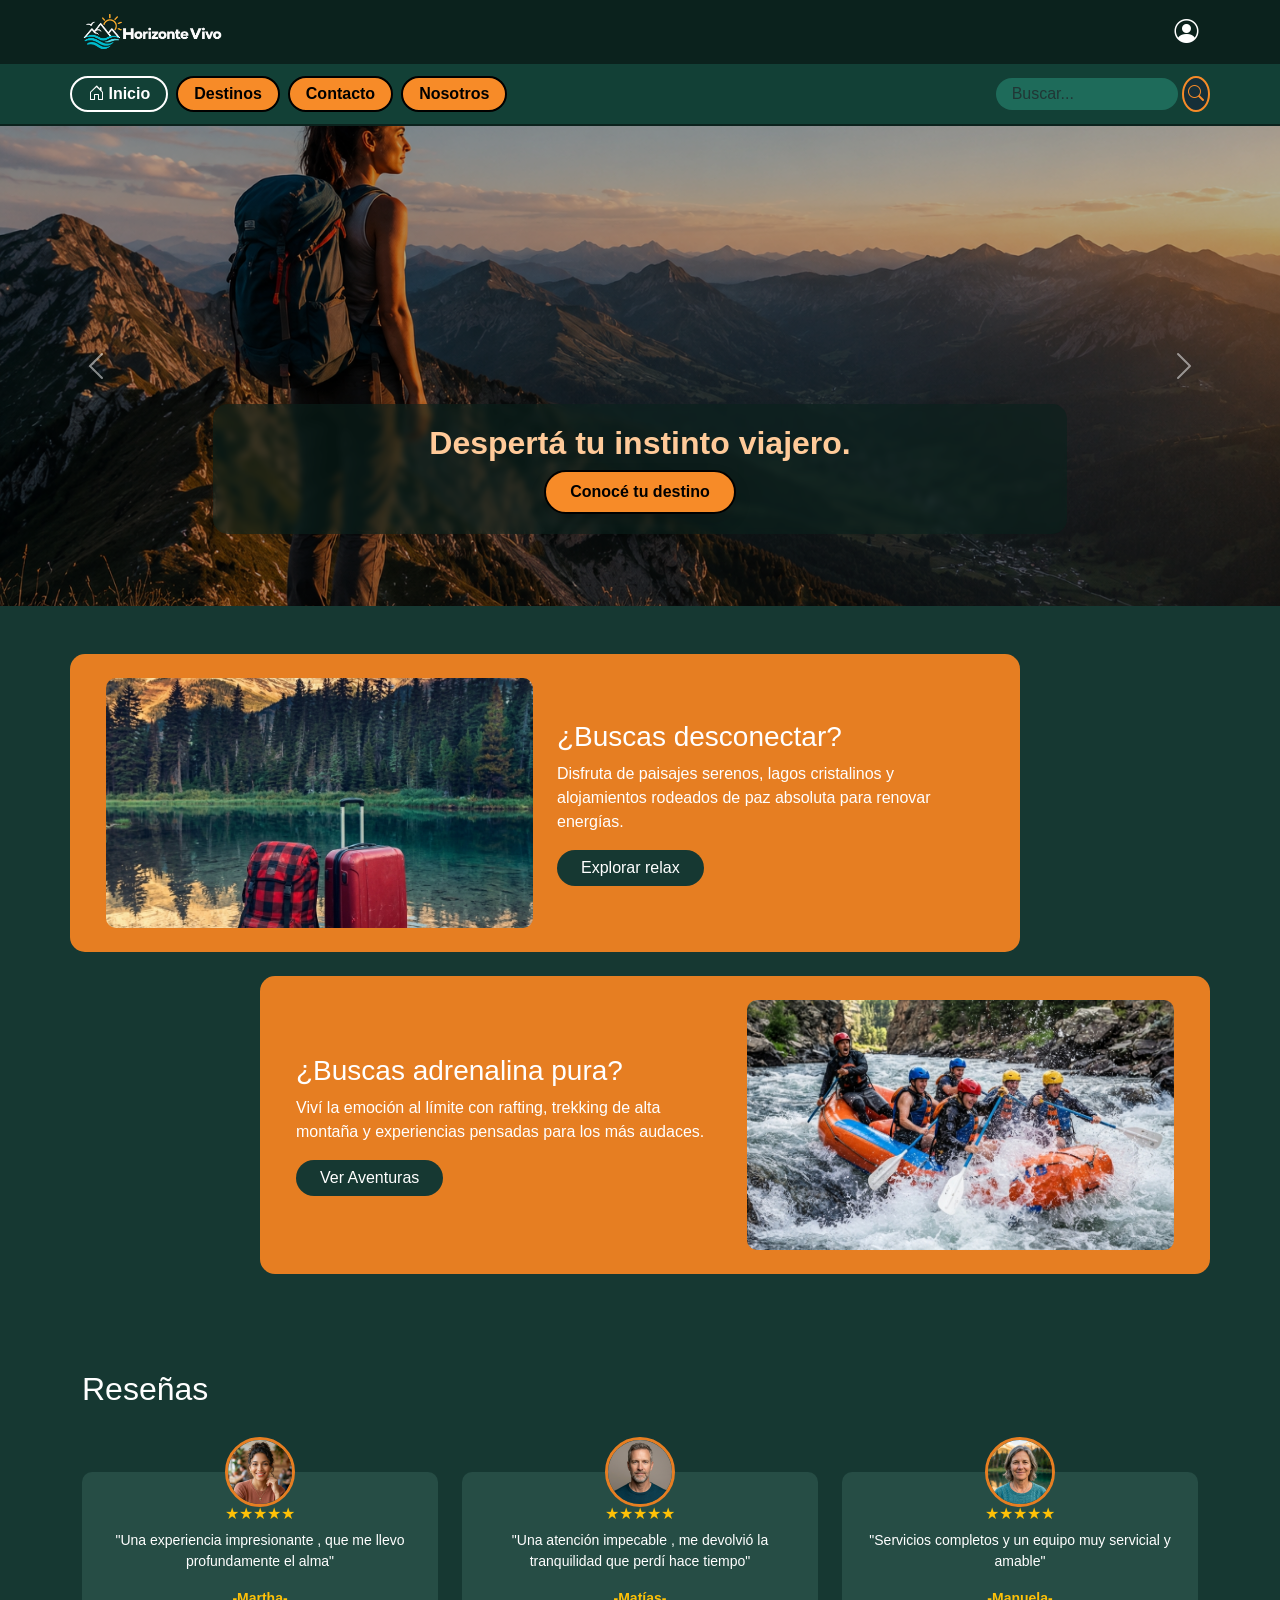
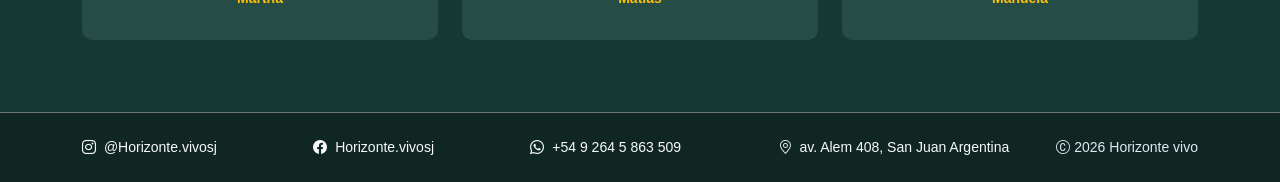
<file: index.html>
<!DOCTYPE html>
<html lang="es">
<head>
  <meta charset="UTF-8">
  <meta name="viewport" content="width=device-width, initial-scale=1.0">
  <title>Horizonte Vivo - Inicio</title>
  <!-- Favicon -->
  <link rel="icon" href="Style/Logo/loggo.png">
  
  <!-- CSS de Bootstrap y Bootstrap Icons -->
  <link href="https://cdn.jsdelivr.net/npm/bootstrap@5.3.2/dist/css/bootstrap.min.css" rel="stylesheet">
  <link href="https://cdn.jsdelivr.net/npm/bootstrap-icons@1.11.1/font/bootstrap-icons.css" rel="stylesheet">
  
  <!-- Mi hoja de estilos -->
  <link rel="stylesheet" href="estilos.css">
</head>
<body>

  <!-- BARRA DE NAVEGACION -->
  <header style="position: sticky; top: 0; z-index: 1020;">
    <!-- Franja 1: Logo y Usuario con Modal -->
    <div class="header-top py-2 px-3">
      <div class="container d-flex justify-content-between align-items-center">
        <a href="index.html">
          <img src="Style/Logo/loggo.png" alt="Logo Horizonte Vivo" style="height: 48px; width: auto;">
        </a>
        <a href="#" class="text-white fs-4" data-bs-toggle="modal" data-bs-target="#modalLogin" title="Iniciar sesión o Registrarse">
          <i class="bi bi-person-circle"></i>
        </a>
      </div>
    </div>

    <!-- Franja 2: Menu y Buscador -->
<div class="header-bottom py-2 px-3">

  <!-- Navbar -->
  <nav class="navbar navbar-expand-md p-0">
    <div class="container p-0 d-flex justify-content-between align-items-center flex-wrap">
      
      <!-- El Botón Responsivo -->
      <button class="navbar-toggler border-0 ms-auto my-1" type="button" data-bs-toggle="collapse" data-bs-target="#menuBotones" aria-controls="menuBotones" aria-expanded="false" aria-label="Toggle navigation">
        <span class="navbar-toggler-icon"></span>
      </button>

      <div class="collapse navbar-collapse" id="menuBotones">
        
        <!-- Botones de Navegación -->

        <div class="d-flex flex-column flex-md-row gap-2 my-2 my-md-1 w-100 justify-content-start">
          <a href="index.html" class="btn btn-nav rounded-pill px-3 py-1 active">
            <i class="bi bi-house-door"></i> Inicio
          </a>
          <a href="destinos.html" class="btn btn-nav rounded-pill px-3 py-1">Destinos</a>
          <a href="contacto.html" class="btn btn-nav rounded-pill px-3 py-1">Contacto</a>
          <a href="nosotros.html" class="btn btn-nav rounded-pill px-3 py-1">Nosotros</a>
        </div>

        <!-- Buscador -->
        <form class="d-flex align-items-center my-1" role="search">
          <input class="form-control input-buscar rounded-pill px-3 py-1 me-1" type="search" placeholder="Buscar...">
          <button class="btn btn-buscar rounded-circle p-1" type="submit">
            <i class="bi bi-search"></i>
          </button>
        </form>
      </div>
    </div>
  </nav>
</div>
  </header>

  <!-- CARRUSEL DE IMAGENES CON TEXTO FIJO -->
  <section class="contenedor-carrusel position-relative">
    <div id="carruselPrincipal" class="carousel slide carousel-fade" data-bs-ride="carousel">
      <div class="carousel-inner">
        <div class="carousel-item active">
          <img src="Style/Inicio/viajera.jpg" class="d-block w-100" alt="Viajera">
        </div>
        <div class="carousel-item">
          <img src="Style/Inicio/viajera2.jpg" class="d-block w-100" alt="Aventura">
        </div>
        <div class="carousel-item">
          <img src="Style/Inicio/viajero3.jpg" class="d-block w-100" alt="Paisaje">
        </div>
        <div class="carousel-item">
          <img src="Style/Inicio/viajero4.jpg" class="d-block w-100" alt="Desierto">
        </div>
        <div class="carousel-item">
          <img src="Style/Inicio/viajero5.jpg" class="d-block w-100" alt="Caminante">
        </div>
      </div>
      
      <button class="carousel-control-prev" type="button" data-bs-target="#carruselPrincipal" data-bs-slide="prev">
        <span class="carousel-control-prev-icon"></span>
      </button>
      <button class="carousel-control-next" type="button" data-bs-target="#carruselPrincipal" data-bs-slide="next">
        <span class="carousel-control-next-icon"></span>
      </button>
    </div>

    <div class="texto-hero-fijo container col-md-8">
      <h1 class="fw-bold mb-2" style="color: #ffca99; font-size: 2rem;">Despertá tu instinto viajero.</h1>
      <a href="#destinos" class="btn btn-nav rounded-pill px-4 py-2 shadow">Conocé tu destino</a>
    </div>
  </section>

  <!-- SECCION DE DESTINOS (TARJETAS) -->
  <main id="destinos" class="py-5">
    <div class="container">
      
      <!-- Tarjeta 1: Desconectar -->
      <div class="row mb-4">
        <div class="col-md-10 me-auto">
          <div class="tarjeta-naranja p-4 row align-items-center">
            <div class="col-md-6 mb-3 mb-md-0">
              <img src="Style/Inicio/desconecta.jpg" class="img-tarjeta" alt="Desconecta">
            </div>
            <div class="col-md-6">
              <h3>¿Buscas desconectar?</h3>
              <p>Disfruta de paisajes serenos, lagos cristalinos y alojamientos rodeados de paz absoluta para renovar energías.</p>
              <a href="contacto.html" class="btn btn-verde rounded-pill px-4">Explorar relax</a>
            </div>
          </div>
        </div>
      </div>

      <!-- Tarjeta 2: Adrenalina -->
      <div class="row mb-4">
        <div class="col-md-10 ms-auto">
          <div class="tarjeta-naranja p-4 row align-items-center">
            <div class="col-md-6 order-md-2 mb-3 mb-md-0">
              <img src="Style/Inicio/adrena.jpg" class="img-tarjeta" alt="Adrenalina">
            </div>
            <div class="col-md-6 order-md-1">
              <h3>¿Buscas adrenalina pura?</h3>
              <p>Viví la emoción al límite con rafting, trekking de alta montaña y experiencias pensadas para los más audaces.</p>
              <a href="destinos.html" class="btn btn-verde rounded-pill px-4">Ver Aventuras</a>
            </div>
          </div>
        </div>
      </div>

    </div>
  </main>

  <!-- SECCION DE RESEÑAS -->
  <section class="py-4">
    <div class="container">
      <h2 class="mb-4">Reseñas</h2>
      <div class="row g-4">
        
        <!-- Reseña 1 -->
        <div class="col-md-4">
          <div class="tarjeta-resena">
            <img src="Style/Inicio/Reseñas/resena1.jpg" class="img-resena" alt="Martha">
            <p class="text-warning mb-1">★★★★★</p>
            <p class="small">"Una experiencia impresionante , que me llevo profundamente el alma"</p>
            <p class="fw-bold text-warning small">-Martha-</p>
          </div>
        </div>

        <!-- Reseña 2 -->
        <div class="col-md-4">
          <div class="tarjeta-resena">
            <img src="Style/Inicio/Reseñas/resena2.jpg" class="img-resena" alt="Matías">
            <p class="text-warning mb-1">★★★★★</p>
            <p class="small">"Una atención impecable , me devolvió la tranquilidad que perdí hace tiempo"</p>
            <p class="fw-bold text-warning small">-Matías-</p>
          </div>
        </div>

        <!-- Reseña 3 -->
        <div class="col-md-4">
          <div class="tarjeta-resena">
            <img src="Style/Inicio/Reseñas/resena3.jpg" class="img-resena" alt="Manuela">
            <p class="text-warning mb-1">★★★★★</p>
            <p class="small">"Servicios completos y un equipo muy servicial y amable"</p>
            <p class="fw-bold text-warning small">-Manuela-</p>
          </div>
        </div>

      </div>
    </div>
  </section>

  <!-- PIE DE PAGINA (FOOTER) -->
  <footer class="py-4 mt-5 border-top border-secondary">
    <div class="container">
      <div class="row align-items-center text-center text-md-start g-3">
        
        <div class="col-md-10 d-flex flex-wrap justify-content-center justify-content-md-between gap-3 small">
          <div><i class="bi bi-instagram me-1"></i> @Horizonte.vivosj</div>
          <div><i class="bi bi-facebook me-1"></i> Horizonte.vivosj</div>
          <div><i class="bi bi-whatsapp me-1"></i> +54 9 264 5 863 509</div>
          <div><i class="bi bi-geo-alt me-1"></i> av. Alem 408, San Juan Argentina</div>
        </div>

        <div class="col-md-2 text-center text-md-end small text-white-50">
          <i class="bi bi-c-circle"></i> 2026 Horizonte vivo
        </div>

      </div>
    </div>
  </footer>

  <!-- MODAL DE LOGIN / REGISTRO -->
  <div class="modal fade" id="modalLogin" tabindex="-1" aria-labelledby="modalLoginLabel" aria-hidden="true">
    <div class="modal-dialog modal-dialog-centered">
      <div class="modal-content" style="background-color: #124036; color: #ffffff; border: 2px solid #2bc4ad; border-radius: 15px;">
        
        <div class="modal-header border-bottom border-secondary" style="background-color: #e67e22; color: #000000;">
          <h5 class="modal-title fw-bold" id="modalLoginLabel">
            <i class="bi bi-person-circle me-2"></i> Acceso a Horizonte Vivo
          </h5>
          <button type="button" class="btn-close" data-bs-dismiss="modal" aria-label="Close"></button>
        </div>

        <div class="modal-body p-4">
          <form>
            <div class="mb-3">
              <label for="loginEmail" class="form-label fw-bold">Correo Electrónico</label>
              <input type="email" class="form-control" id="loginEmail" placeholder="correo@ejemplo.com" required>
            </div>

            <div class="mb-3">
              <label for="loginPassword" class="form-label fw-bold">Contraseña</label>
              <input type="password" class="form-control" id="loginPassword" placeholder="********" required>
            </div>

            <div class="d-grid gap-2 mt-4">
              <button type="submit" class="btn btn-nav rounded-pill py-2 fw-bold" style="background-color: #e67e22; color: #000; border: none;">
                Iniciar Sesión
              </button>
            </div>
          </form>

          <hr class="my-4 border-secondary">

          <div class="text-center small">
            <p class="mb-1 text-white-50">¿Aún no tenés una cuenta?</p>
            <a href="#" class="text-warning fw-bold text-decoration-none">Registrate acá</a>
          </div>
        </div>

      </div>
    </div>
  </div>

  <!-- Script JS de Bootstrap -->
  <script src="https://cdn.jsdelivr.net/npm/bootstrap@5.3.2/dist/js/bootstrap.bundle.min.js"></script>
</body>
</html>
</file>
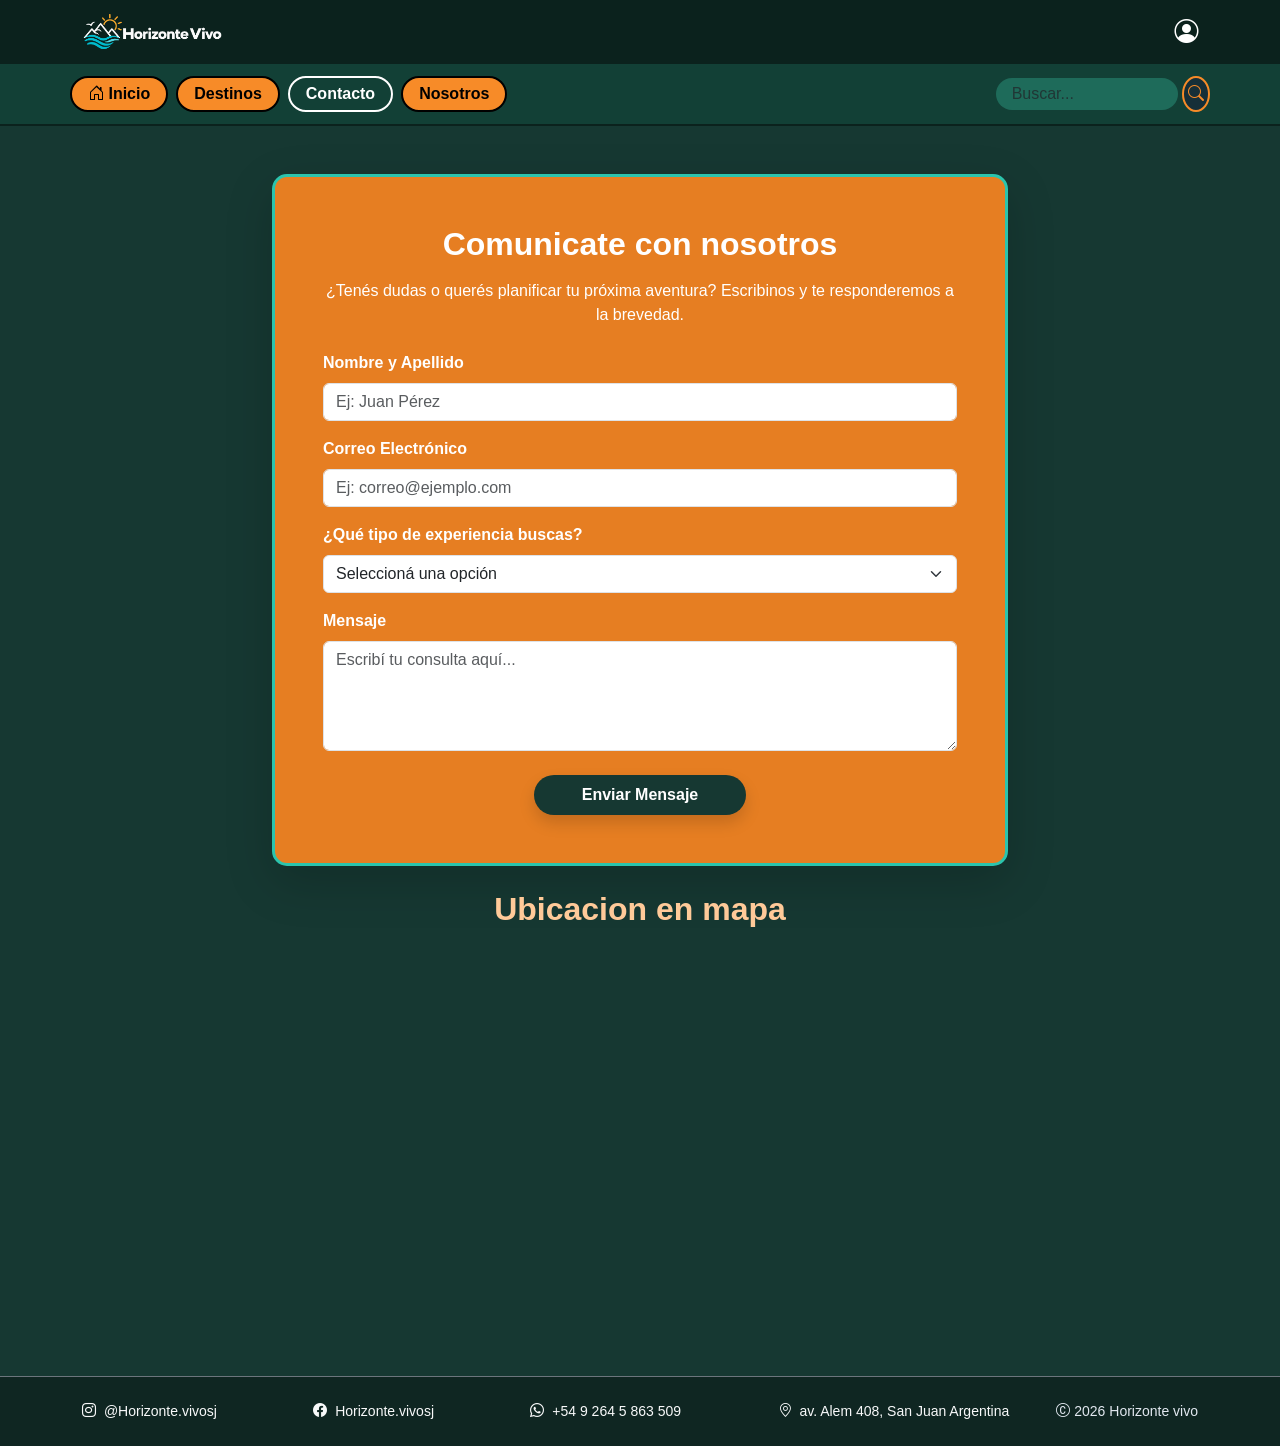
<file: contacto.html>
<!DOCTYPE html>
<html lang="es">
<head>
  <meta charset="UTF-8">
  <meta name="viewport" content="width=device-width, initial-scale=1.0">
  <title>Horizonte Vivo - Contacto</title>
  <!-- Favicon -->
  <link rel="icon" href="Style/Logo/loggo.png">
  
  <!-- CSS de Bootstrap y Bootstrap Icons -->
  <link href="https://cdn.jsdelivr.net/npm/bootstrap@5.3.2/dist/css/bootstrap.min.css" rel="stylesheet">
  <link href="https://cdn.jsdelivr.net/npm/bootstrap-icons@1.11.1/font/bootstrap-icons.css" rel="stylesheet">
  
  <!-- Mi hoja de estilos -->
  <link rel="stylesheet" href="estilos.css">
</head>
<body>

  <!-- BARRA DE NAVEGACION -->
  <header class="sticky-top">
    <!-- Franja 1: Logo y Usuario con Modal -->
    <div class="header-top py-2 px-3">
      <div class="container d-flex justify-content-between align-items-center">
        <a href="index.html">
          <img src="Style/Logo/loggo.png" alt="Logo Horizonte Vivo" style="height: 48px; width: auto;">
        </a>
        <a href="#" class="text-white fs-4" data-bs-toggle="modal" data-bs-target="#modalLogin" title="Iniciar sesión o Registrarse">
          <i class="bi bi-person-circle"></i>
        </a>
      </div>
    </div>

    <!-- Franja 2: Menu y Buscador -->
<div class="header-bottom py-2 px-3">

  <!-- Navbar -->
  <nav class="navbar navbar-expand-md p-0">
    <div class="container p-0 d-flex justify-content-between align-items-center flex-wrap">
      
      <!-- El Botón Responsivo -->
      <button class="navbar-toggler border-0 ms-auto my-1" type="button" data-bs-toggle="collapse" data-bs-target="#menuBotones" aria-controls="menuBotones" aria-expanded="false" aria-label="Toggle navigation">
        <span class="navbar-toggler-icon"></span>
      </button>

      <div class="collapse navbar-collapse" id="menuBotones">
        
        <!-- Botones de Navegación -->

        <div class="d-flex flex-column flex-md-row gap-2 my-2 my-md-1 w-100 justify-content-start">
          <a href="index.html" class="btn btn-nav rounded-pill px-3 py-1">
            <i class="bi bi-house-door"></i> Inicio
          </a>
          <a href="destinos.html" class="btn btn-nav rounded-pill px-3 py-1">Destinos</a>
          <a href="contacto.html" class="btn btn-nav rounded-pill px-3 py-1 active">Contacto</a>
          <a href="nosotros.html" class="btn btn-nav rounded-pill px-3 py-1">Nosotros</a>
        </div>

        <!-- Buscador -->
        <form class="d-flex align-items-center my-1" role="search">
          <input class="form-control input-buscar rounded-pill px-3 py-1 me-1" type="search" placeholder="Buscar...">
          <button class="btn btn-buscar rounded-circle p-1" type="submit">
            <i class="bi bi-search"></i>
          </button>
        </form>
      </div>
    </div>
  </nav>
</div>
  </header>

  <!-- SECCION FORMULARIO DE CONTACTO -->
  <main class="py-5">
    <div class="container">
      <div class="row justify-content-center">
        <div class="col-md-8">
          
          <div class="caja-contacto p-4 p-md-5 shadow-lg">
            <h2 class="text-center mb-3 fw-bold">Comunicate con nosotros</h2>
            <p class="text-center mb-4">¿Tenés dudas o querés planificar tu próxima aventura? Escribinos y te responderemos a la brevedad.</p>

            <form action="#" method="POST">
              <div class="mb-3">
                <label for="nombre" class="form-label fw-bold">Nombre y Apellido</label>
                <input type="text" class="form-control" id="nombre" placeholder="Ej: Juan Pérez" required>
              </div>

              <div class="mb-3">
                <label for="email" class="form-label fw-bold">Correo Electrónico</label>
                <input type="email" class="form-control" id="email" placeholder="Ej: correo@ejemplo.com" required>
              </div>

              <div class="mb-3">
                <label for="interes" class="form-label fw-bold">¿Qué tipo de experiencia buscas?</label>
                <select class="form-select" id="interes" required>
                  <option selected disabled value="">Seleccioná una opción</option>
                  <option value="desconectar">Desconexión y Relax</option>
                  <option value="adrenalina">Adrenalina Pura y Aventura</option>
                  <option value="ambas">Ambas experiencias</option>
                </select>
              </div>

              <div class="mb-4">
                <label for="mensaje" class="form-label fw-bold">Mensaje</label>
                <textarea class="form-control" id="mensaje" rows="4" placeholder="Escribí tu consulta aquí..." required></textarea>
              </div>

              <div class="text-center">
                <button type="submit" class="btn btn-verde rounded-pill px-5 py-2 fw-bold shadow">
                  Enviar Mensaje
                </button>
              </div>
            </form>
          </div>

        </div>
      </div>
    </div>

<!-- Iframe -->
    <div class="container my-4">
      <div class="col-12 col-md-8 mx-auto text-center">
          <h2 class="textoMapa">Ubicacion en mapa</h2>
        <div class="ratio ratio-21x9">        
          <iframe src="https://www.google.com/maps/embed?pb=!1m18!1m12!1m3!1d1278.9434458636522!2d-68.53182629792398!3d-31.53945521137874!2m3!1f0!2f0!3f0!3m2!1i1024!2i768!4f13.1!3m3!1m2!1s0x96814025ef2246f5%3A0x5cf5c201ec2fb99e!2sAv.%20Leandro%20N.%20Alem%20Sur%20408%2C%20J5402DYR%20San%20Juan!5e1!3m2!1ses!2sar!4v1794927014586!5m2!1ses!2sar"
           class="w-100 rounded"
           width="600" height="400" 
           style="border: 0;" 
           allowfullscreen="" 
           loading="lazy" referrerpolicy="strict-origin-when-cross-origin"
           title="Mapa de ubicacion">
          
          </iframe>
      </div>
    </div>
  </div>
</main>

  <!-- PIE DE PAGINA (FOOTER) -->
  <footer class="py-4 mt-5 border-top border-secondary">
    <div class="container">
      <div class="row align-items-center text-center text-md-start g-3">
        
        <div class="col-md-10 d-flex flex-wrap justify-content-center justify-content-md-between gap-3 small">
          <div><i class="bi bi-instagram me-1"></i> @Horizonte.vivosj</div>
          <div><i class="bi bi-facebook me-1"></i> Horizonte.vivosj</div>
          <div><i class="bi bi-whatsapp me-1"></i> +54 9 264 5 863 509</div>
          <div><i class="bi bi-geo-alt me-1"></i> av. Alem 408, San Juan Argentina</div>
        </div>

        <div class="col-md-2 text-center text-md-end small text-white-50">
          <i class="bi bi-c-circle"></i> 2026 Horizonte vivo
        </div>

      </div>
    </div>
  </footer>

  <!-- MODAL DE LOGIN / REGISTRO -->
  <div class="modal fade" id="modalLogin" tabindex="-1" aria-labelledby="modalLoginLabel" aria-hidden="true">
    <div class="modal-dialog modal-dialog-centered">
      <div class="modal-content" style="background-color: #124036; color: #ffffff; border: 2px solid #2bc4ad; border-radius: 15px;">
        
        <div class="modal-header border-bottom border-secondary" style="background-color: #e67e22; color: #000000;">
          <h5 class="modal-title fw-bold" id="modalLoginLabel">
            <i class="bi bi-person-circle me-2"></i> Acceso a Horizonte Vivo
          </h5>
          <button type="button" class="btn-close" data-bs-dismiss="modal" aria-label="Close"></button>
        </div>

        <div class="modal-body p-4">
          <form>
            <div class="mb-3">
              <label for="loginEmail" class="form-label fw-bold">Correo Electrónico</label>
              <input type="email" class="form-control" id="loginEmail" placeholder="correo@ejemplo.com" required>
            </div>

            <div class="mb-3">
              <label for="loginPassword" class="form-label fw-bold">Contraseña</label>
              <input type="password" class="form-control" id="loginPassword" placeholder="********" required>
            </div>

            <div class="d-grid gap-2 mt-4">
              <button type="submit" class="btn btn-nav rounded-pill py-2 fw-bold" style="background-color: #e67e22; color: #000; border: none;">
                Iniciar Sesión
              </button>
            </div>
          </form>

          <hr class="my-4 border-secondary">

          <div class="text-center small">
            <p class="mb-1 text-white-50">¿Aún no tenés una cuenta?</p>
            <a href="#" class="text-warning fw-bold text-decoration-none">Registrate acá</a>
          </div>
        </div>

      </div>
    </div>
  </div>

  <!-- Script JS de Bootstrap -->
  <script src="https://cdn.jsdelivr.net/npm/bootstrap@5.3.2/dist/js/bootstrap.bundle.min.js"></script>
</body>
</html>
</file>
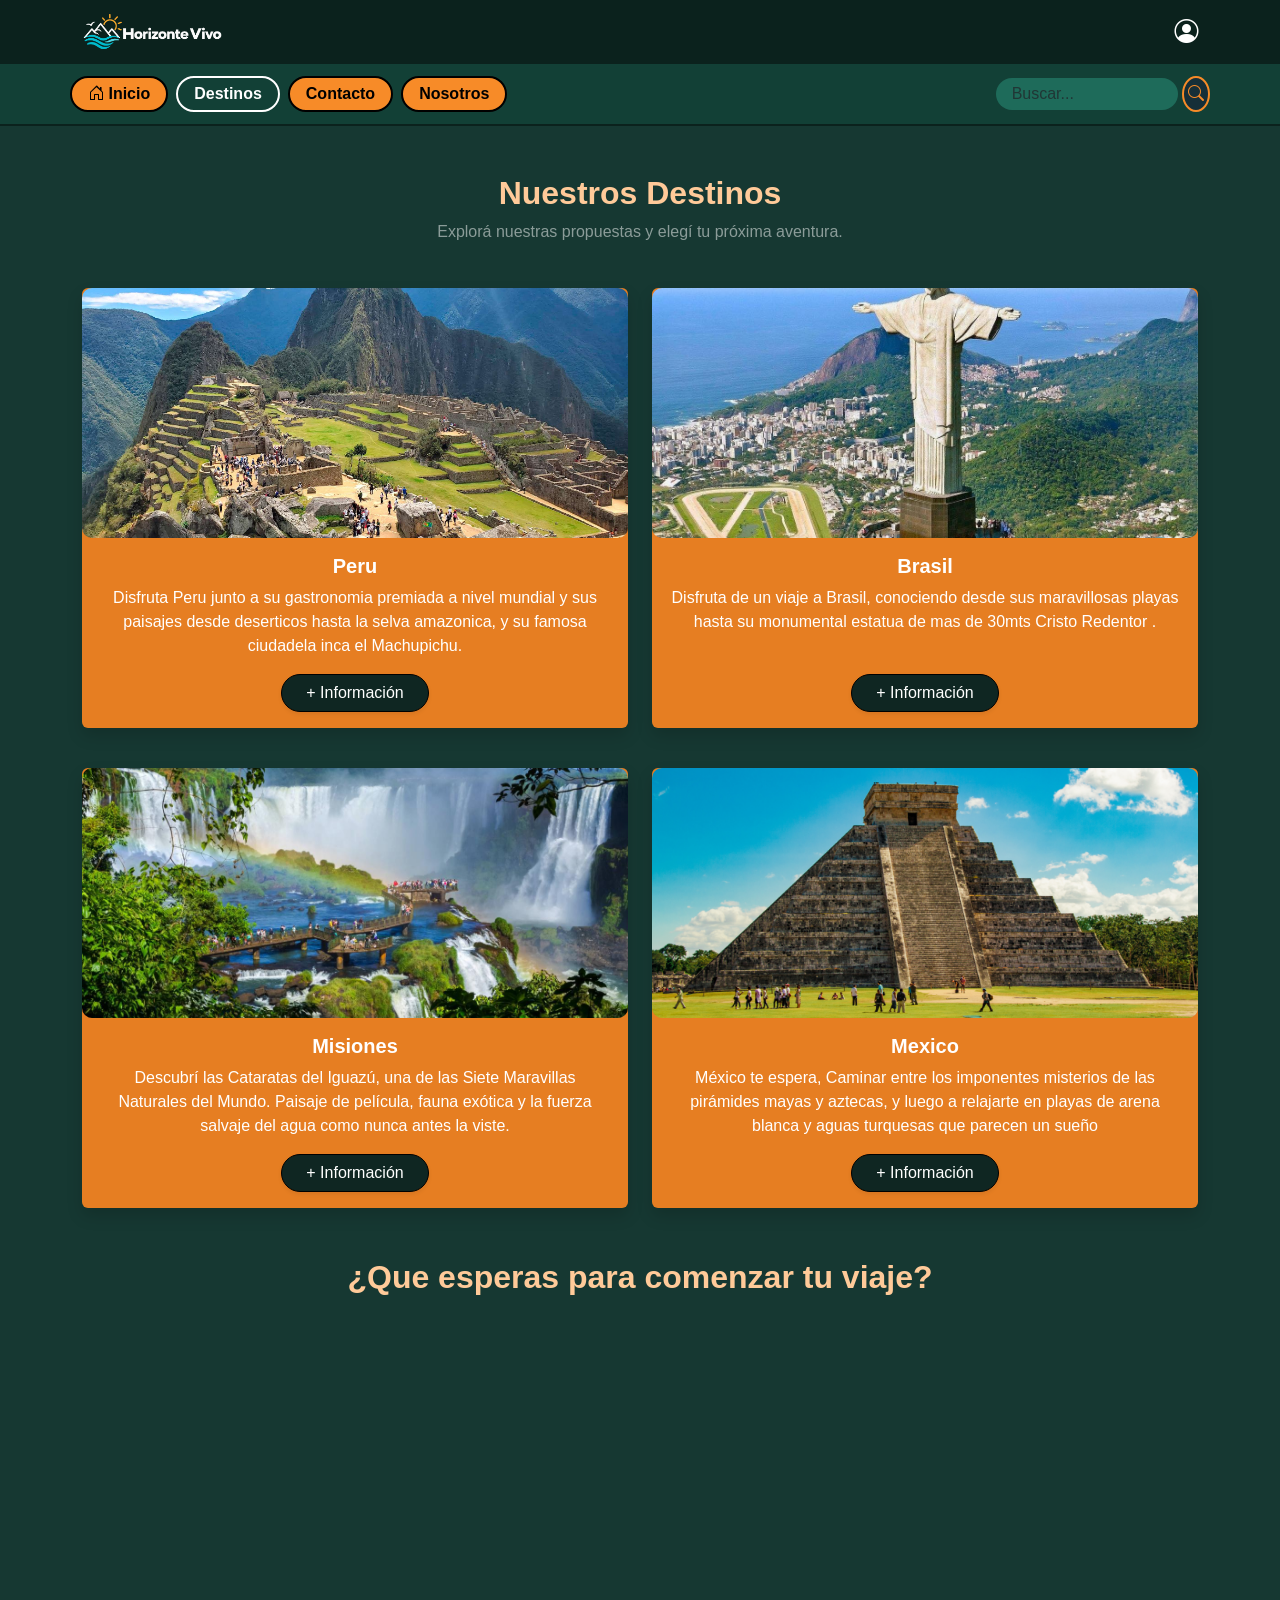
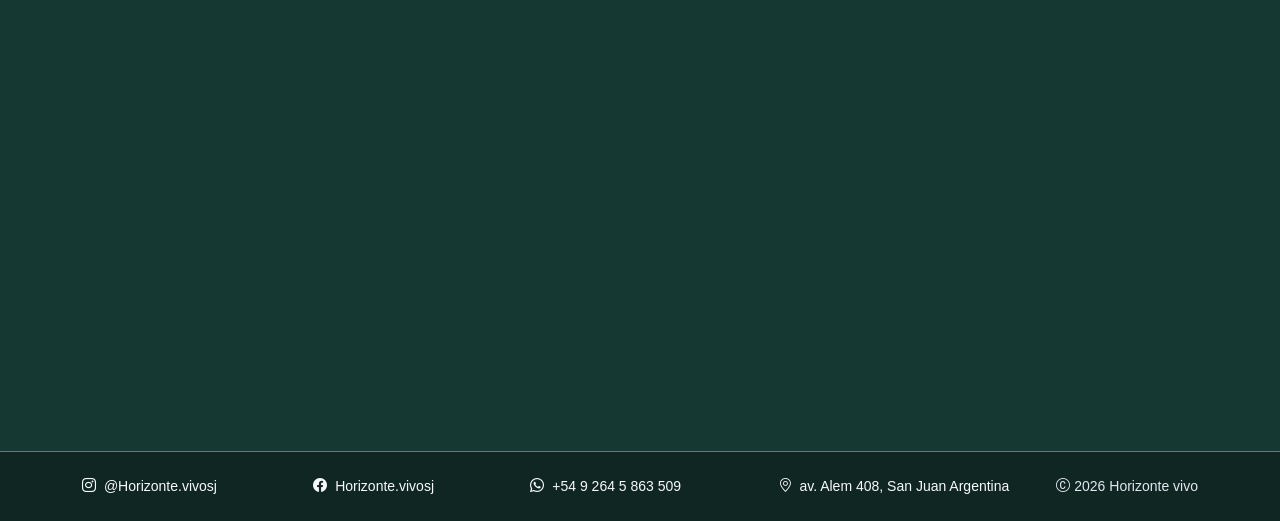
<file: destinos.html>
<!DOCTYPE html>
<html lang="es">
<head>
  <meta charset="UTF-8">
  <meta name="viewport" content="width=device-width, initial-scale=1.0">
  <title>Horizonte Vivo - Destinos</title>
  <!-- Favicon -->
  <link rel="icon" href="Style/Logo/loggo.png">
  
  <!-- CSS de Bootstrap y Bootstrap Icons -->
  <link href="https://cdn.jsdelivr.net/npm/bootstrap@5.3.2/dist/css/bootstrap.min.css" rel="stylesheet">
  <link href="https://cdn.jsdelivr.net/npm/bootstrap-icons@1.11.1/font/bootstrap-icons.css" rel="stylesheet">
  
  <!-- Mi hoja de estilos -->
  <link rel="stylesheet" href="estilos.css">
</head>
<body class="d-flex flex-column min-vh-100">

  <!-- BARRA DE NAVEGACION -->
  <header class="sticky-top">
    <!-- Franja 1: Logo y Usuario con Modal -->
    <div class="header-top py-2 px-3">
      <div class="container d-flex justify-content-between align-items-center">
        <a href="index.html">
          <img src="Style/Logo/loggo.png" alt="Logo Horizonte Vivo" style="height: 48px; width: auto;">
        </a>
        <a href="#" class="text-white fs-4" data-bs-toggle="modal" data-bs-target="#modalLogin" title="Iniciar sesión o Registrarse">
          <i class="bi bi-person-circle"></i>
        </a>
      </div>
    </div>

    <!-- Franja 2: Menu y Buscador -->
<div class="header-bottom py-2 px-3">

  <!-- Navbar -->
  <nav class="navbar navbar-expand-md p-0">
    <div class="container p-0 d-flex justify-content-between align-items-center flex-wrap">
      
      <!-- El Botón Responsivo -->
      <button class="navbar-toggler border-0 ms-auto my-1" type="button" data-bs-toggle="collapse" data-bs-target="#menuBotones" aria-controls="menuBotones" aria-expanded="false" aria-label="Toggle navigation">
        <span class="navbar-toggler-icon"></span>
      </button>

      <div class="collapse navbar-collapse" id="menuBotones">
        
        <!-- Botones de Navegación -->

        <div class="d-flex flex-column flex-md-row gap-2 my-2 my-md-1 w-100 justify-content-start">
          <a href="index.html" class="btn btn-nav rounded-pill px-3 py-1">
            <i class="bi bi-house-door"></i> Inicio
          </a>
          <a href="destinos.html" class="btn btn-nav rounded-pill px-3 py-1 active">Destinos</a>
          <a href="contacto.html" class="btn btn-nav rounded-pill px-3 py-1">Contacto</a>
          <a href="nosotros.html" class="btn btn-nav rounded-pill px-3 py-1">Nosotros</a>
        </div>

        <!-- Buscador -->
        <form class="d-flex align-items-center my-1" role="search">
          <input class="form-control input-buscar rounded-pill px-3 py-1 me-1" type="search" placeholder="Buscar...">
          <button class="btn btn-buscar rounded-circle p-1" type="submit">
            <i class="bi bi-search"></i>
          </button>
        </form>
      </div>
    </div>
  </nav>
</div>
  </header>

  <!-- SECCION DE TARJETAS DE DESTINOS -->
  <main class="flex-grow-1 container my-5">
    <div class="text-center mb-5">
      <h2 class="fw-bold" style="color: #ffca99;">Nuestros Destinos</h2>
      <p class="text-white-50">Explorá nuestras propuestas y elegí tu próxima aventura.</p>
    </div>

    <div class="row g-4">

      <!-- Tarjeta 1: Peru -->
      <div class="col-sm-6 text-center">
        <div class="card h-100 shadow border-0">
          <img src="Style/Etiquetas/Foto Peru.jpg" class="card-img-top img-tarjeta" alt="Peru">
          <div class="card-body d-flex flex-column">
            <h5 class="card-title fw-bold">Peru</h5>
            <p class="card-text">Disfruta Peru junto a su gastronomia premiada a nivel mundial y sus paisajes desde deserticos hasta la selva amazonica, y su famosa ciudadela inca el Machupichu.</p>
            <div class="mt-auto">
              <a href="#" class="btn px-4 rounded-pill shadow-sm" data-bs-toggle="modal" data-bs-target="#ModalPeru">+ Información</a>
            </div>
          </div>
        </div>
      </div>

      <!-- Tarjeta 2: Brasil -->
      <div class="col-sm-6 text-center">
        <div class="card h-100 shadow border-0">
          <img src="Style/Etiquetas/Foto Brasil.jpg" class="card-img-top img-tarjeta" alt="Brasil">
          <div class="card-body d-flex flex-column">
            <h5 class="card-title fw-bold">Brasil</h5>
            <p class="card-text">Disfruta de un viaje a Brasil, conociendo desde sus maravillosas playas hasta su monumental estatua de mas de 30mts Cristo Redentor .</p>
            <div class="mt-auto">
              <a href="#" class="btn px-4 rounded-pill shadow-sm" data-bs-toggle="modal" data-bs-target="#ModalBrasil">+ Información</a>
            </div>
          </div>
        </div>
      </div>

      <!-- Tarjeta 3: Misiones -->
      <div class="col-sm-6 text-center">
        <div class="card h-100 shadow border-0">
          <img src="Style/Etiquetas/Foto Misiones.jpg" class="card-img-top img-tarjeta" alt="Misiones">
          <div class="card-body d-flex flex-column">
            <h5 class="card-title fw-bold">Misiones</h5>
            <p class="card-text">Descubrí las Cataratas del Iguazú, una de las Siete Maravillas Naturales del Mundo. Paisaje de película, fauna exótica y la fuerza salvaje del agua como nunca antes la viste.</p>
            <div class="mt-auto">
              <a href="#" class="btn px-4 rounded-pill shadow-sm" data-bs-toggle="modal" data-bs-target="#ModalMisiones">+ Información</a>
            </div>
          </div>
        </div>
      </div>

      <!-- Tarjeta 4: Mexico -->
      <div class="col-sm-6 text-center">
        <div class="card h-100 shadow border-0">
          <img src="Style/Etiquetas/Foto mexico.png" class="card-img-top img-tarjeta" alt="Mexico">
          <div class="card-body d-flex flex-column">
            <h5 class="card-title fw-bold">Mexico</h5>
            <p class="card-text">México te espera, Caminar entre los imponentes misterios de las pirámides mayas y aztecas, y luego a relajarte en playas de arena blanca y aguas turquesas que parecen un sueño</p>
            <div class="mt-auto">
              <a href="#" class="btn px-4 rounded-pill shadow-sm" data-bs-toggle="modal" data-bs-target="#ModalMexico">+ Información</a>
            </div>
          </div>
        </div>
      </div>
    </div>
    
    <h2 class="textoVideo ">¿Que esperas para comenzar tu viaje?</h2>
    <div style="padding:56.25% 0 0 0;position:relative;">
      <iframe src="https://player.vimeo.com/video/1168217398?autoplay=1&loop=1&background=1&amp;player_id=0&amp;app_id=58479"
       frameborder="0"
       class="w-100 rounded"
       allow="autoplay; fullscreen; picture-in-picture; clipboard-write; encrypted-media; web-share" referrerpolicy="strict-origin-when-cross-origin" 
       style="position:absolute;top:0;left:0;width:90%;height:78%;" title="Excursion">
      </iframe>
    </div>
    <script src="https://player.vimeo.com/api/player.js"></script>

  </main>

  <!-- PIE DE PAGINA (FOOTER) -->
  <footer class="py-4 mt-5 border-top border-secondary">
    <div class="container">
      <div class="row align-items-center text-center text-md-start g-3">
        
        <div class="col-md-10 d-flex flex-wrap justify-content-center justify-content-md-between gap-3 small">
          <div><i class="bi bi-instagram me-1"></i> @Horizonte.vivosj</div>
          <div><i class="bi bi-facebook me-1"></i> Horizonte.vivosj</div>
          <div><i class="bi bi-whatsapp me-1"></i> +54 9 264 5 863 509</div>
          <div><i class="bi bi-geo-alt me-1"></i> av. Alem 408, San Juan Argentina</div>
        </div>

        <div class="col-md-2 text-center text-md-end small text-white-50">
          <i class="bi bi-c-circle"></i> 2026 Horizonte vivo
        </div>

      </div>
    </div>
  </footer>

  <!-- SCRIPT JS DE BOOTSTRAP -->
  <script src="https://cdn.jsdelivr.net/npm/bootstrap@5.3.2/dist/js/bootstrap.bundle.min.js"></script>

  <!-- MODAL DE LOGIN / REGISTRO -->
  <div class="modal fade" id="modalLogin" tabindex="-1" aria-labelledby="modalLoginLabel" aria-hidden="true">
    <div class="modal-dialog modal-dialog-centered">
      <div class="modal-content" style="background-color: #124036; color: #ffffff; border: 2px solid #2bc4ad; border-radius: 15px;">
        
        <div class="modal-header border-bottom border-secondary" style="background-color: #e67e22; color: #000000;">
          <h5 class="modal-title fw-bold" id="modalLoginLabel">
            <i class="bi bi-person-circle me-2"></i> Acceso a Horizonte Vivo
          </h5>
          <button type="button" class="btn-close" data-bs-dismiss="modal" aria-label="Close"></button>
        </div>

        <div class="modal-body p-4">
          <form>
            <div class="mb-3">
              <label for="loginEmail" class="form-label fw-bold">Correo Electrónico</label>
              <input type="email" class="form-control" id="loginEmail" placeholder="correo@ejemplo.com" required>
            </div>

            <div class="mb-3">
              <label for="loginPassword" class="form-label fw-bold">Contraseña</label>
              <input type="password" class="form-control" id="loginPassword" placeholder="********" required>
            </div>

            <div class="d-grid gap-2 mt-4">
              <button type="submit" class="btn btn-nav rounded-pill py-2 fw-bold" style="background-color: #e67e22; color: #000; border: none;">
                Iniciar Sesión
              </button>
            </div>
          </form>

          <hr class="my-4 border-secondary">

          <div class="text-center small">
            <p class="mb-1 text-white-50">¿Aún no tenés una cuenta?</p>
            <a href="#" class="text-warning fw-bold text-decoration-none">Registrate acá</a>
          </div>
        </div>

      </div>
    </div>
  </div>

  <!-- MODAL INFO PERU -->
  <div class="modal fade" id="ModalPeru" tabindex="-1" aria-labelledby="ModalPeruLabel" aria-hidden="true">
    <div class="modal-dialog modal-lg modal-dialog-centered">
      <div class="modal-content">
        <div class="modal-header">
          <h1 class="modal-title fs-5 fw-bold" id="ModalPeruLabel">Perú - Itinerario (7 Días)</h1>
          <button type="button" class="btn-close" data-bs-dismiss="modal" aria-label="Close"></button>
        </div>
        <div class="modal-body py-4">
          <p class="txt-parrafo mb-2">Día 1: Llegada a Lima y City Tour.</p>
          <p class="txt-parrafo mb-2">Día 2: Vuelo a Cusco y Aclimatación.</p>
          <p class="txt-parrafo mb-2">Día 3: Recorrido por la ciudad de Cusco.</p>
          <p class="txt-parrafo mb-2">Día 4: Valle Sagrado de los Incas.</p>
          <p class="txt-parrafo mb-2">Día 5: Visita a Machu Picchu.</p>
          <p class="txt-parrafo mb-2">Día 6: Excursión de altura (Montaña de Colores o Laguna Humantay).</p>
          <p class="txt-parrafo mb-4">Día 7: Regreso a Lima y conexión de salida.</p>
          
          <div class="alert alert-warning text-dark fw-bold text-center m-0 py-2">
            Tarifa final: AR$ 1.259.999
          </div>
        </div>
        <div class="modal-footer">
          <button type="button" class="btn btn-secondary rounded-pill px-4" data-bs-dismiss="modal">Cerrar</button>
          <a href="contacto.html" class="btn btn-nav rounded-pill px-4">Consultar</a>
        </div>
      </div>
    </div>
  </div>

  <!-- MODAL INFO BRASIL -->
  <div class="modal fade" id="ModalBrasil" tabindex="-1" aria-labelledby="ModalBrasilLabel" aria-hidden="true">
    <div class="modal-dialog modal-lg modal-dialog-centered">
      <div class="modal-content">
        <div class="modal-header">
          <h1 class="modal-title fs-5 fw-bold" id="ModalBrasilLabel">Brasil - Itinerario (7 Días)</h1>
          <button type="button" class="btn-close" data-bs-dismiss="modal" aria-label="Close"></button>
        </div>
        <div class="modal-body py-4">
          <p class="txt-parrafo mb-2">Día 1: Llegada a Río de Janeiro y tarde libre en Copacabana.</p>
          <p class="txt-parrafo mb-2">Día 2: Ascenso al Cristo Redentor y visita al Pan de Azúcar.</p>
          <p class="txt-parrafo mb-2">Día 3: Tour por el centro histórico y playas de Ipanema.</p>
          <p class="txt-parrafo mb-2">Día 4: Vuelo o traslado hacia Búzios y descanso.</p>
          <p class="txt-parrafo mb-2">Día 5: Paseo en catamarán por las paradisíacas playas de Búzios.</p>
          <p class="txt-parrafo mb-2">Día 6: Día libre para compras en Rua das Pedras.</p>
          <p class="txt-parrafo mb-4">Día 7: Retorno a Río de Janeiro y vuelo de regreso.</p>
          
          <div class="alert alert-warning text-dark fw-bold text-center m-0 py-2">
            Tarifa final: AR$ 989.999
          </div>
        </div>
        <div class="modal-footer">
          <button type="button" class="btn btn-secondary rounded-pill px-4" data-bs-dismiss="modal">Cerrar</button>
          <a href="contacto.html" class="btn btn-nav rounded-pill px-4">Consultar</a>
        </div>
      </div>
    </div>
  </div>

  <!-- MODAL INFO MISIONES -->
  <div class="modal fade" id="ModalMisiones" tabindex="-1" aria-labelledby="ModalMisionesLabel" aria-hidden="true">
    <div class="modal-dialog modal-lg modal-dialog-centered">
      <div class="modal-content">
        <div class="modal-header">
          <h1 class="modal-title fs-5 fw-bold" id="ModalMisionesLabel">Misiones - Itinerario (7 Días)</h1>
          <button type="button" class="btn-close" data-bs-dismiss="modal" aria-label="Close"></button>
        </div>
        <div class="modal-body py-4">
          <p class="txt-parrafo mb-2">Día 1: Llegada a Puerto Iguazú y tarde de relax en la selva.</p>
          <p class="txt-parrafo mb-2">Día 2: Cataratas del Iguazú (Lado Argentino: Paseo Garganta del Diablo).</p>
          <p class="txt-parrafo mb-2">Día 3: Aventura náutica en lancha bajo los saltos y caminata por senderos.</p>
          <p class="txt-parrafo mb-2">Día 4: Cataratas del Iguazú (Lado Brasilero) y Parque de las Aves.</p>
          <p class="txt-parrafo mb-2">Día 5: Excursión cultural a las Ruinas de San Ignacio.</p>
          <p class="txt-parrafo mb-2">Día 6: Visita a las Minas de Wanda y tarde libre.</p>
          <p class="txt-parrafo mb-4">Día 7: Desayuno misionero y traslado al aeropuerto.</p>
          
          <div class="alert alert-warning text-dark fw-bold text-center m-0 py-2">
            Tarifa final: AR$ 649.999
          </div>
        </div>
        <div class="modal-footer">
          <button type="button" class="btn btn-secondary rounded-pill px-4" data-bs-dismiss="modal">Cerrar</button>
          <a href="contacto.html" class="btn btn-nav rounded-pill px-4">Consultar</a>
        </div>
      </div>
    </div>
  </div>

  <!-- MODAL INFO MEXICO -->
  <div class="modal fade" id="ModalMexico" tabindex="-1" aria-labelledby="ModalMexicoLabel" aria-hidden="true">
    <div class="modal-dialog modal-lg modal-dialog-centered">
      <div class="modal-content">
        <div class="modal-header">
          <h1 class="modal-title fs-5 fw-bold" id="ModalMexicoLabel">México - Itinerario (7 Días)</h1>
          <button type="button" class="btn-close" data-bs-dismiss="modal" aria-label="Close"></button>
        </div>
        <div class="modal-body py-4">
          <p class="txt-parrafo mb-2">Día 1: Llegada a Cancún y recepción en hotel all-inclusive.</p>
          <p class="txt-parrafo mb-2">Día 2: Día completo en Chichén Itzá y nado en cenote sagrado.</p>
          <p class="txt-parrafo mb-2">Día 3: Excursión a la zona arqueológica y playas de Tulum.</p>
          <p class="txt-parrafo mb-2">Día 4: Visita al parque ecoarqueológico Xcaret.</p>
          <p class="txt-parrafo mb-2">Día 5: Travesía de catamarán hacia Isla Mujeres.</p>
          <p class="txt-parrafo mb-2">Día 6: Jornada de relax y disfrute del Caribe mexicano.</p>
          <p class="txt-parrafo mb-4">Día 7: Mañana libre y vuelo de regreso.</p>
          
          <div class="alert alert-warning text-dark fw-bold text-center m-0 py-2">
            Tarifa final: AR$ 1.489.999
          </div>
        </div>
        <div class="modal-footer">
          <button type="button" class="btn btn-secondary rounded-pill px-4" data-bs-dismiss="modal">Cerrar</button>
          <a href="contacto.html" class="btn btn-nav rounded-pill px-4">Consultar</a>
        </div>
      </div>
    </div>
  </div>

</body>
</html>
</file>
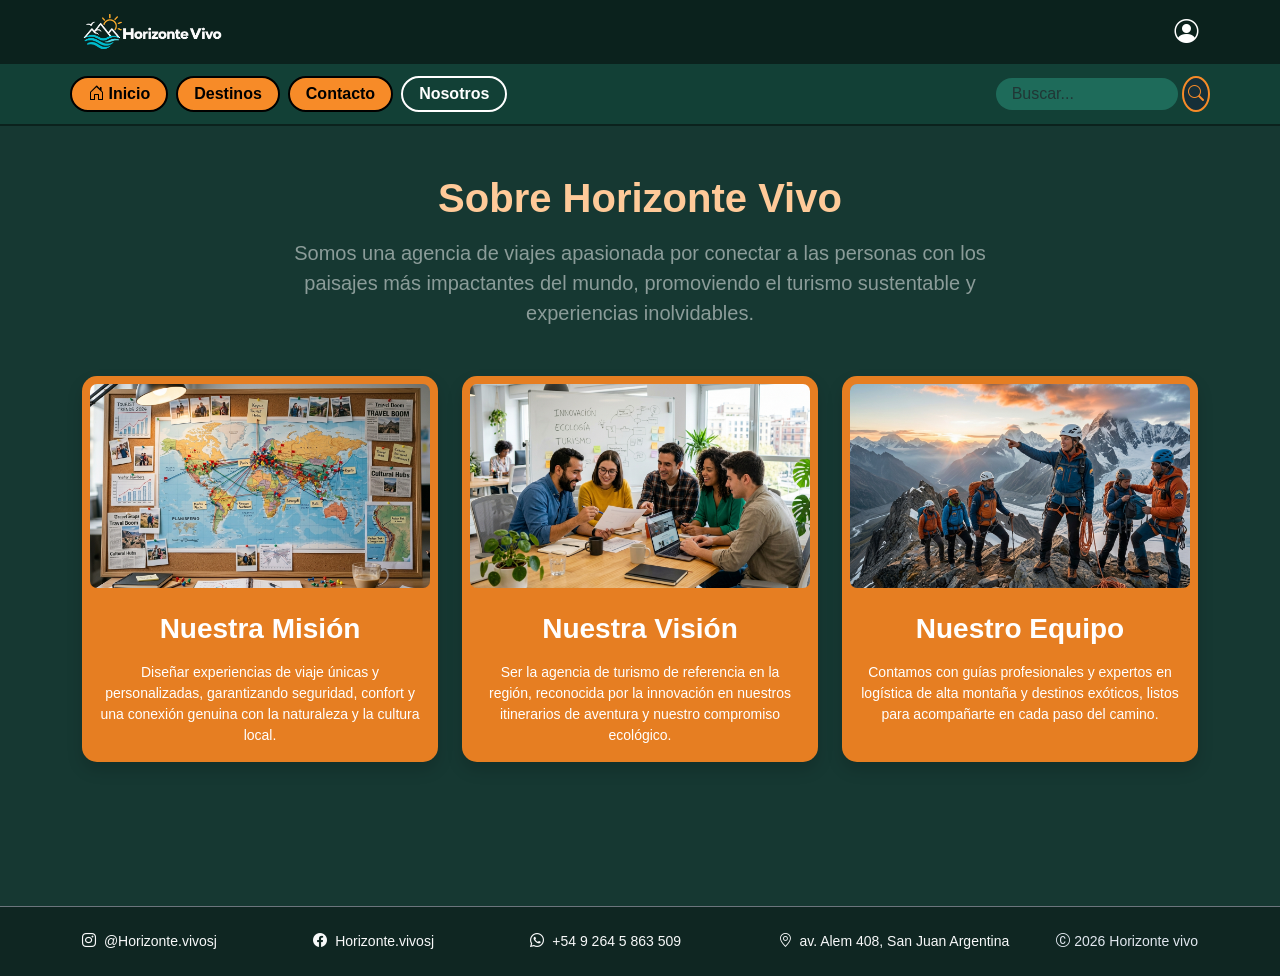
<file: nosotros.html>
<!DOCTYPE html>
<html lang="es">
<head>
  <meta charset="UTF-8">
  <meta name="viewport" content="width=device-width, initial-scale=1.0">
  <title>Horizonte Vivo - Nosotros</title>
  <!-- Favicon -->
  <link rel="icon" href="Style/Logo/loggo.png">
  
  <!-- CSS de Bootstrap y Bootstrap Icons -->
  <link href="https://cdn.jsdelivr.net/npm/bootstrap@5.3.2/dist/css/bootstrap.min.css" rel="stylesheet">
  <link href="https://cdn.jsdelivr.net/npm/bootstrap-icons@1.11.1/font/bootstrap-icons.css" rel="stylesheet">
  
  <!-- Mi hoja de estilos -->
  <link rel="stylesheet" href="estilos.css">
</head>
<body class="d-flex flex-column min-vh-100">

  <!-- BARRA DE NAVEGACION (Actualizada con la 4ta opción: Nosotros) -->
  <header class="sticky-top">
    <!-- Franja 1: Logo corporativo y Usuario -->
    <div class="header-top py-2 px-3">
      <div class="container d-flex justify-content-between align-items-center">
        <a href="index.html">
          <img src="Style/Logo/loggo.png" alt="Logo Horizonte Vivo" style="height: 48px; width: auto;">
        </a>
        <a href="#" class="text-white fs-4" data-bs-toggle="modal" data-bs-target="#modalLogin" title="Iniciar sesión o Registrarse">
          <i class="bi bi-person-circle"></i>
        </a>
      </div>
    </div>

    <!-- Franja 2: Menu y Buscador -->
<div class="header-bottom py-2 px-3">

  <!-- Navbar -->
  <nav class="navbar navbar-expand-md p-0">
    <div class="container p-0 d-flex justify-content-between align-items-center flex-wrap">
      
      <!-- El Botón Responsivo -->
      <button class="navbar-toggler border-0 ms-auto my-1" type="button" data-bs-toggle="collapse" data-bs-target="#menuBotones" aria-controls="menuBotones" aria-expanded="false" aria-label="Toggle navigation">
        <span class="navbar-toggler-icon"></span>
      </button>

      <div class="collapse navbar-collapse" id="menuBotones">
        
        <!-- Botones de Navegación -->

        <div class="d-flex flex-column flex-md-row gap-2 my-2 my-md-1 w-100 justify-content-start">
          <a href="index.html" class="btn btn-nav rounded-pill px-3 py-1">
            <i class="bi bi-house-door"></i> Inicio
          </a>
          <a href="destinos.html" class="btn btn-nav rounded-pill px-3 py-1">Destinos</a>
          <a href="contacto.html" class="btn btn-nav rounded-pill px-3 py-1">Contacto</a>
          <a href="nosotros.html" class="btn btn-nav rounded-pill px-3 py-1 active">Nosotros</a>
        </div>

        <!-- Buscador -->
        <form class="d-flex align-items-center my-1" role="search">
          <input class="form-control input-buscar rounded-pill px-3 py-1 me-1" type="search" placeholder="Buscar...">
          <button class="btn btn-buscar rounded-circle p-1" type="submit">
            <i class="bi bi-search"></i>
          </button>
        </form>
      </div>
    </div>
  </nav>
</div>
  </header>

  <!-- CONTENIDO PRINCIPAL: SECCIÓN NOSOTROS -->
  <main class="flex-grow-1 container my-5">
    
    <!-- Encabezado de la Empresa -->
    <div class="text-center mb-5">
      <h1 class="fw-bold mb-3" style="color: #ffca99;">Sobre Horizonte Vivo</h1>
      <p class="text-white-50 lead mx-auto" style="max-width: 700px;">
        Somos una agencia de viajes apasionada por conectar a las personas con los paisajes más impactantes del mundo, promoviendo el turismo sustentable y experiencias inolvidables.
      </p>
    </div>

    <!-- Bloque de Presentación con Tarjetas Nativas para Imágenes -->
    <div class="row g-4 mb-5">
      
      <!-- Tarjeta 1: Nuestra Misión -->
      <div class="col-md-4">
        <div class="card h-100 shadow border-0" style="background-color: #e67e22; border-radius: 15px;">
          <img src="Style/Nosotros/mision.jpg" class="card-img-top img-tarjeta p-2" alt="Nuestra Misión" style="border-radius: 15px; height: 220px; object-fit: cover;">
          <div class="card-body d-flex flex-column text-white text-center">
            <h3 class="card-title fw-bold">Nuestra Misión</h3>
            <p class="card-text small mt-2">
              Diseñar experiencias de viaje únicas y personalizadas, garantizando seguridad, confort y una conexión genuina con la naturaleza y la cultura local.
            </p>
          </div>
        </div>
      </div>

      <!-- Tarjeta 2: Nuestra Visión -->
      <div class="col-md-4">
        <div class="card h-100 shadow border-0" style="background-color: #e67e22; border-radius: 15px;">
          <img src="Style/Nosotros/vision.jpg" class="card-img-top img-tarjeta p-2" alt="Nuestra Visión" style="border-radius: 15px; height: 220px; object-fit: cover;">
          <div class="card-body d-flex flex-column text-white text-center">
            <h3 class="card-title fw-bold">Nuestra Visión</h3>
            <p class="card-text small mt-2">
              Ser la agencia de turismo de referencia en la región, reconocida por la innovación en nuestros itinerarios de aventura y nuestro compromiso ecológico.
            </p>
          </div>
        </div>
      </div>

      <!-- Tarjeta 3: Nuestro Equipo -->
      <div class="col-md-4">
        <div class="card h-100 shadow border-0" style="background-color: #e67e22; border-radius: 15px;">
          <img src="Style/Nosotros/equipo.jpg" class="card-img-top img-tarjeta p-2" alt="Nuestro Equipo" style="border-radius: 15px; height: 220px; object-fit: cover;">
          <div class="card-body d-flex flex-column text-white text-center">
            <h3 class="card-title fw-bold">Nuestro Equipo</h3>
            <p class="card-text small mt-2">
              Contamos con guías profesionales y expertos en logística de alta montaña y destinos exóticos, listos para acompañarte en cada paso del camino.
            </p>
          </div>
        </div>
      </div>

    </div>

  </main>

  <!-- PIE DE PAGINA (FOOTER) -->
  <footer class="py-4 mt-5 border-top border-secondary">
    <div class="container">
      <div class="row align-items-center text-center text-md-start g-3">
        
        <div class="col-md-10 d-flex flex-wrap justify-content-center justify-content-md-between gap-3 small">
          <div><i class="bi bi-instagram me-1"></i> @Horizonte.vivosj</div>
          <div><i class="bi bi-facebook me-1"></i> Horizonte.vivosj</div>
          <div><i class="bi bi-whatsapp me-1"></i> +54 9 264 5 863 509</div>
          <div><i class="bi bi-geo-alt me-1"></i> av. Alem 408, San Juan Argentina</div>
        </div>

        <div class="col-md-2 text-center text-md-end small text-white-50">
          <i class="bi bi-c-circle"></i> 2026 Horizonte vivo
        </div>

      </div>
    </div>
  </footer>

  <!-- MODAL DE LOGIN / REGISTRO -->
     <div class="modal fade" id="modalLogin" tabindex="-1" aria-labelledby="modalLoginLabel" aria-hidden="true">
    <div class="modal-dialog modal-dialog-centered">
      <div class="modal-content" style="background-color: #124036; color: #ffffff; border: 2px solid #2bc4ad; border-radius: 15px;">
        
        <div class="modal-header border-bottom border-secondary" style="background-color: #e67e22; color: #000000;">
          <h5 class="modal-title fw-bold" id="modalLoginLabel">
            <i class="bi bi-person-circle me-2"></i> Acceso a Horizonte Vivo
          </h5>
          <button type="button" class="btn-close" data-bs-dismiss="modal" aria-label="Close"></button>
        </div>

        <div class="modal-body p-4">
          <form>
            <div class="mb-3">
              <label for="loginEmail" class="form-label fw-bold">Correo Electrónico</label>
              <input type="email" class="form-control" id="loginEmail" placeholder="correo@ejemplo.com" required>
            </div>

            <div class="mb-3">
              <label for="loginPassword" class="form-label fw-bold">Contraseña</label>
              <input type="password" class="form-control" id="loginPassword" placeholder="********" required>
            </div>

            <div class="d-grid gap-2 mt-4">
              <button type="submit" class="btn btn-nav rounded-pill py-2 fw-bold" style="background-color: #e67e22; color: #000; border: none;">
                Iniciar Sesión
              </button>
            </div>
          </form>

          <hr class="my-4 border-secondary">

          <div class="text-center small">
            <p class="mb-1 text-white-50">¿Aún no tenés una cuenta?</p>
            <a href="#" class="text-warning fw-bold text-decoration-none">Registrate acá</a>
          </div>
        </div>

      </div>
    </div>
  </div>

  <!-- Script JS de Bootstrap -->
  <script src="https://cdn.jsdelivr.net/npm/bootstrap@5.3.2/dist/js/bootstrap.bundle.min.js"></script>
</body>
</html>
</file>
<file: estilos.css>
/* Estilos generales del sitio - TP Diseño Web I */
body {
  background-color: #163832;
  color: #ffffff;
  font-family: Arial, sans-serif;
}

/* Encabezado / Navbar */
.header-top {
  background-color: #0b221d;
}

.header-bottom {
  background-color: #124036;
  border-bottom: 2px solid #0b221d;
}

/* Botones del menú */
.btn-nav {
  background-color: #f78b28;
  color: #000000;
  border: 2px solid #000000;
  font-weight: bold;
}

.btn-nav:hover {
  background-color: #e67e22;
  color: #000000;
}

/* Buscador */
.input-buscar {
  background-color: #1e6b5a;
  color: #ffffff;
  border: none;
}

.btn-buscar {
  background-color: #162f38;
  border: 2px solid #f78b28;
  color: #f78b28;
}

/* Carrusel y Contenedor Principal */
.contenedor-carrusel {
  position: relative;
}

.carousel-item {
  height: 480px;
}

.carousel-item img {
  width: 100%;
  height: 100%;
  object-fit: cover;
  filter: brightness(0.7);
}

.texto-hero-fijo {
  position: absolute;
  bottom: 15%;
  left: 5%;
  right: 5%;
  z-index: 10;
  text-align: center;
  background: rgba(11, 34, 29, 0.6);
  padding: 20px;
  border-radius: 15px;
  backdrop-filter: blur(3px);
}

.tarjeta-naranja {
  background-color: #e67e22;
  border-radius: 15px;
  color: #ffffff;
}

.img-tarjeta {
  border-radius: 10px;
  width: 100%;
  height: 250px;
  object-fit: cover;
}

.btn-verde {
  background-color: #163832;
  color: #ffffff;
  border: none;
}

.btn-verde:hover {
  background-color: #0d221f;
  color: #ffffff;
}

/* Reseñas */
.tarjeta-resena {
  background-color: #264d45;
  border-radius: 10px;
  padding: 30px 15px 15px 15px;
  text-align: center;
  position: relative;
  margin-top: 40px;
}

.img-resena {
  width: 70px;
  height: 70px;
  border-radius: 50%;
  border: 3px solid #e67e22;
  position: absolute;
  top: -35px;
  left: 50%;
  transform: translateX(-50%);
  object-fit: cover;
}

/* Formulario */
.caja-contacto {
  background-color: #e67e22;
  border-radius: 15px;
  border: 3px solid #2bc4ad;
}
 .textoMapa {
 color: #ffca99; 
 font-weight: bold;
 
}
/* Footer con contraste mejorado para los textos */
footer {
  background-color: #0f2622;
  color: #f8f9fa; /* Texto general más claro y legible */
}

footer .text-white-50 {
  color: #e2e8f0 !important; /* Contraste mejorado para el copyright */
}

/* Tarjetas y Modales */
.col-sm-6 {
  margin-top: 20px;
  margin-bottom: 20px;
}

.col-sm-6 .card { 
  background-color: #e67e22;
}

.col-sm-6 .card-text,
.col-sm-6 .card-title {
  color: white;
}

.col-sm-6 .btn {
  color: white;
  background-color: #0f2622;
  border-color: #000000;
}

.col-sm-6 .btn:hover {
  background-color: #264d45;
  color: #ffffff;
  transform: scale(1.05);
}

.textoVideo {
 text-align: center;
 color: #ffca99; 
 font-weight: bold;
 margin: 30px;
}

.modal {
  color: #ffffff;
}

.modal-header {
  background-color: #e67e22;
  color: #000000;
}

.modal-content {
  background-color: #124036;
}
/* Control global de anchos máximos para asegurar responsividad perfecta */
img {
  max-width: 100%;
  height: auto;
}

body, html {
  overflow-x: clip; /* Evita cualquier desplazamiento horizontal inesperado en celulares */
}
</file>
